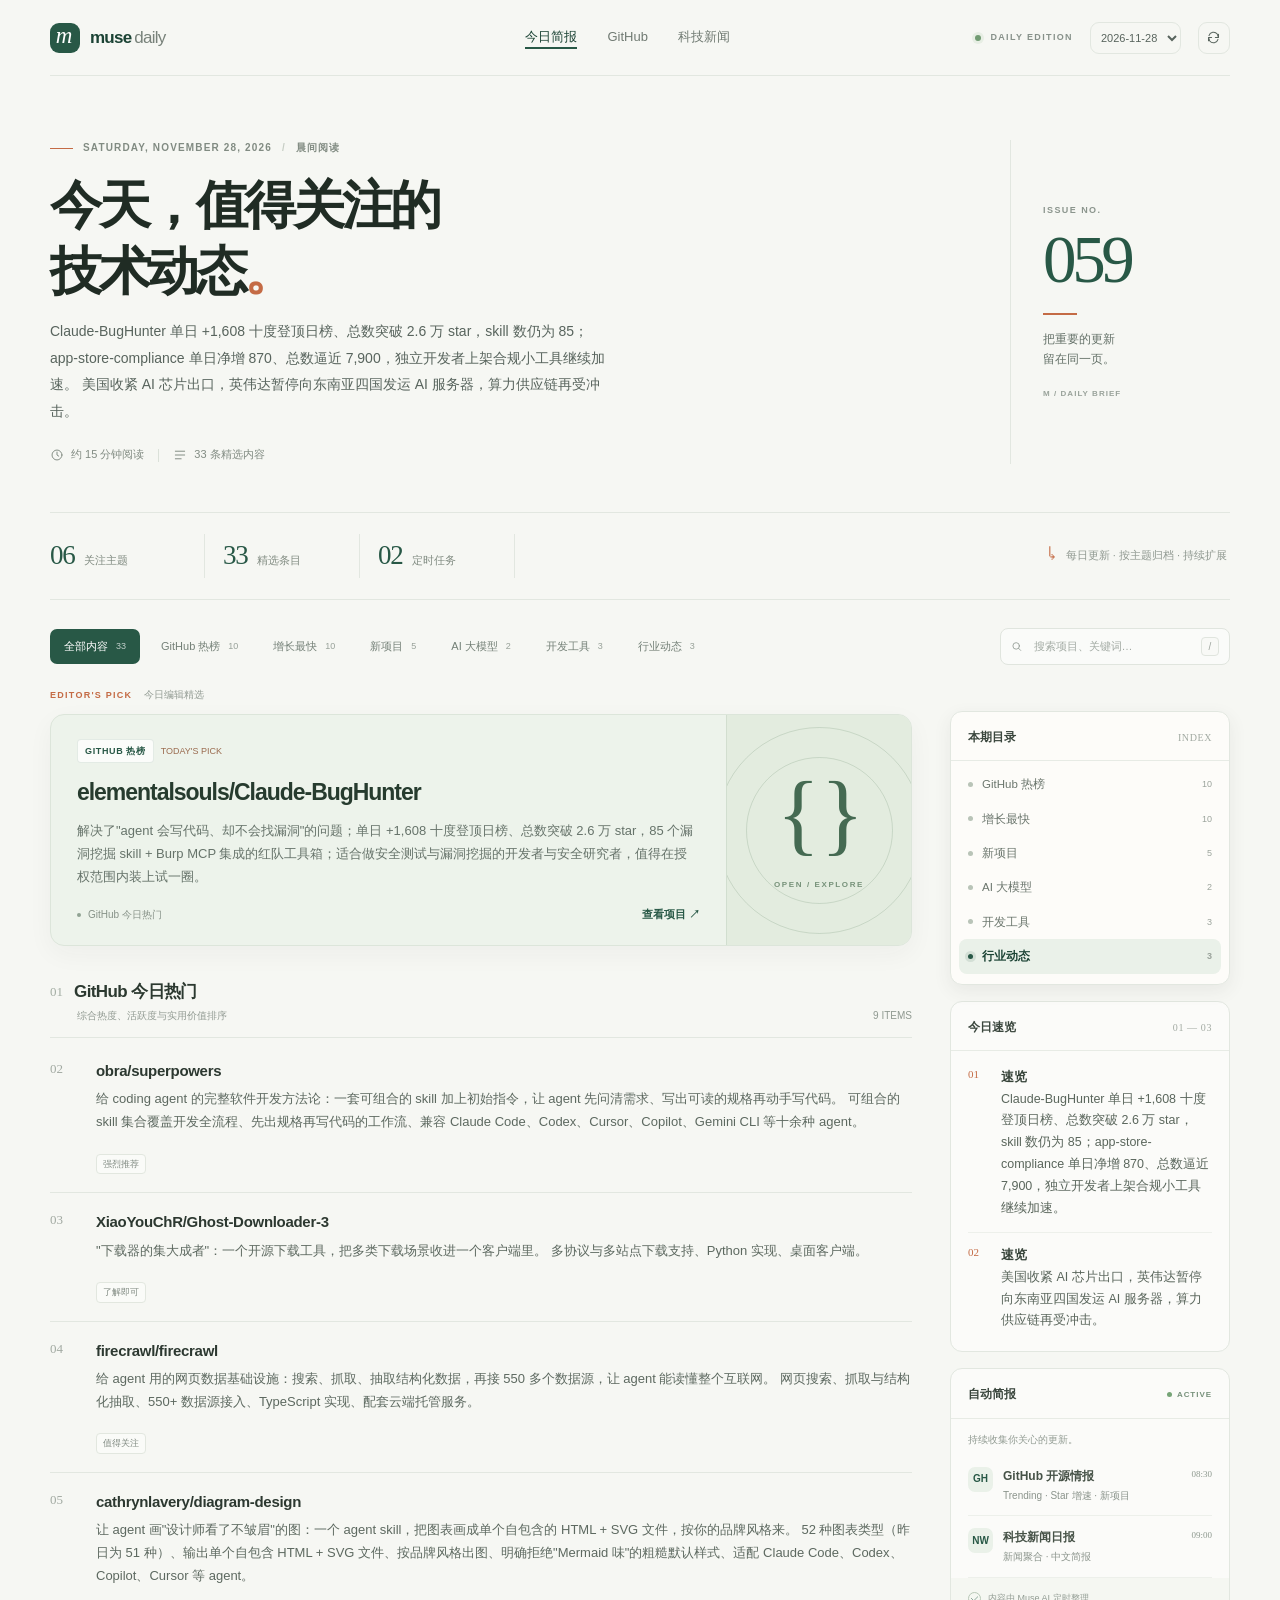
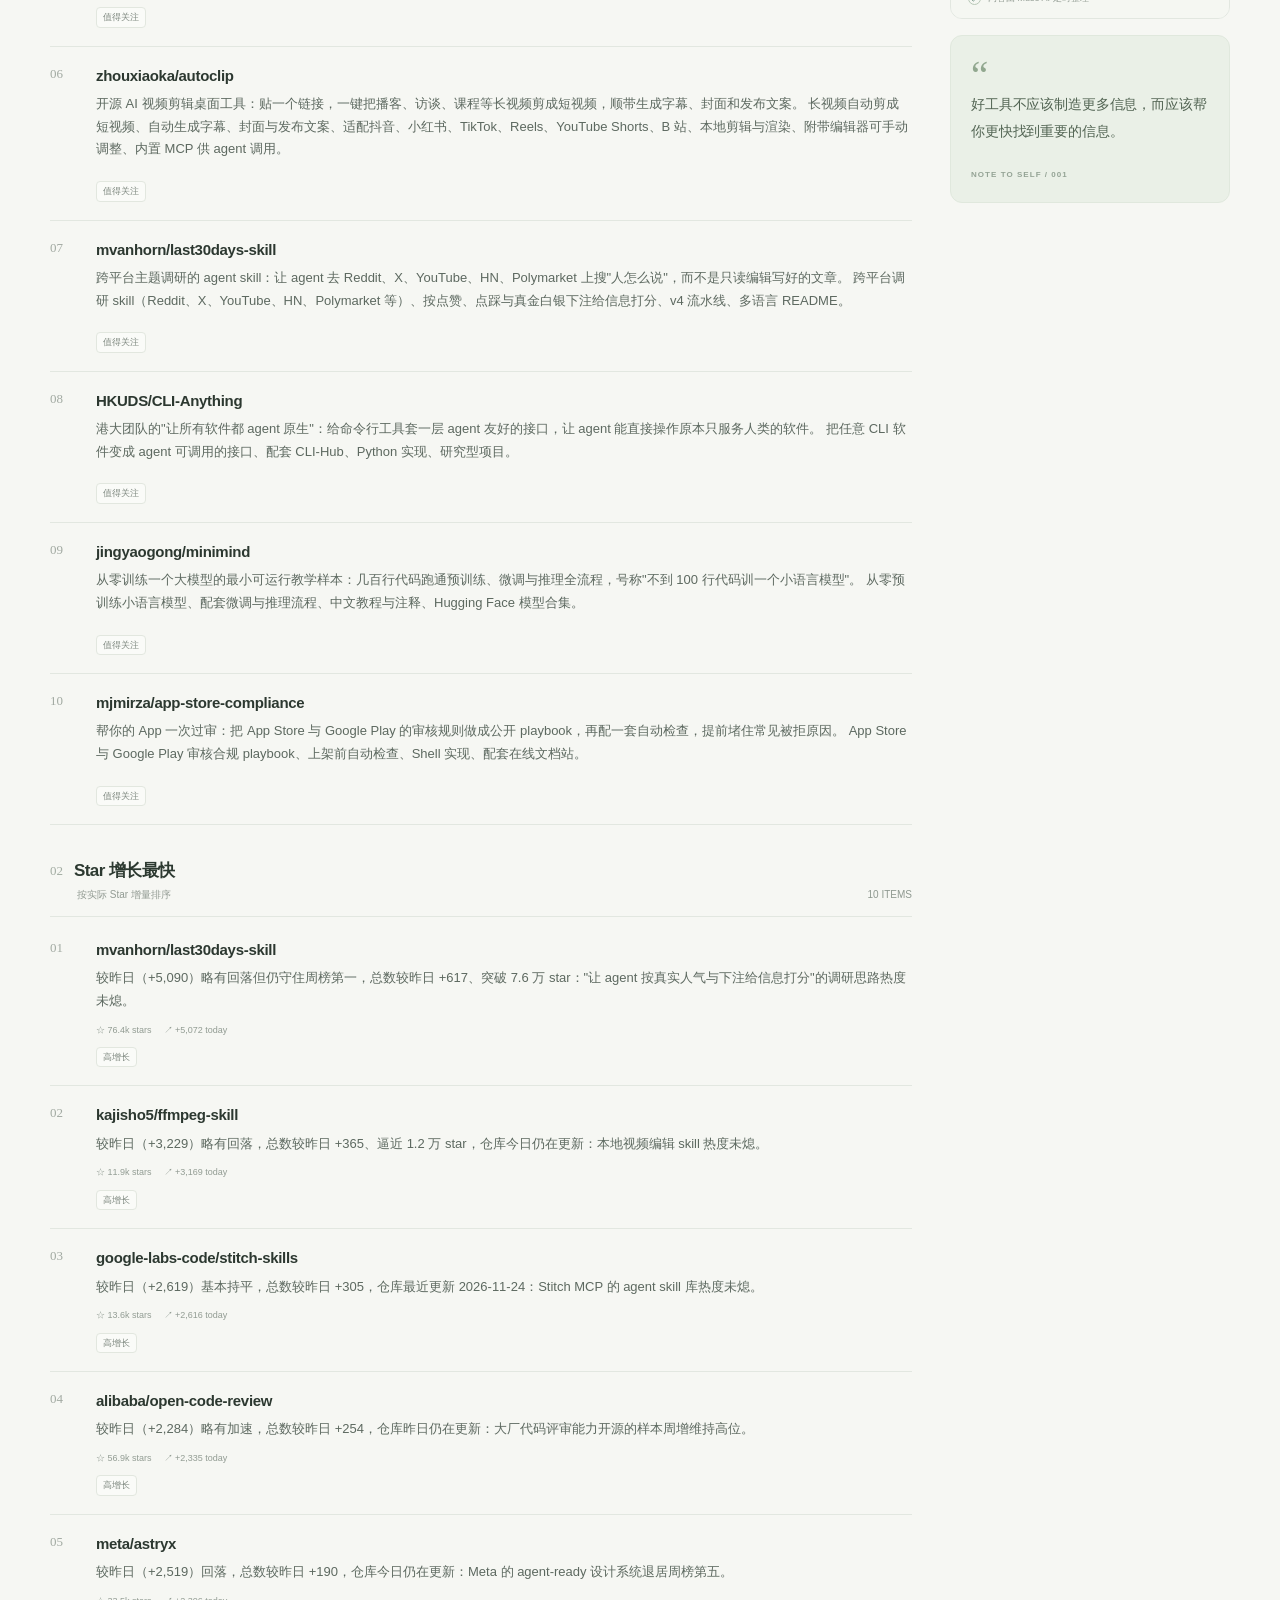
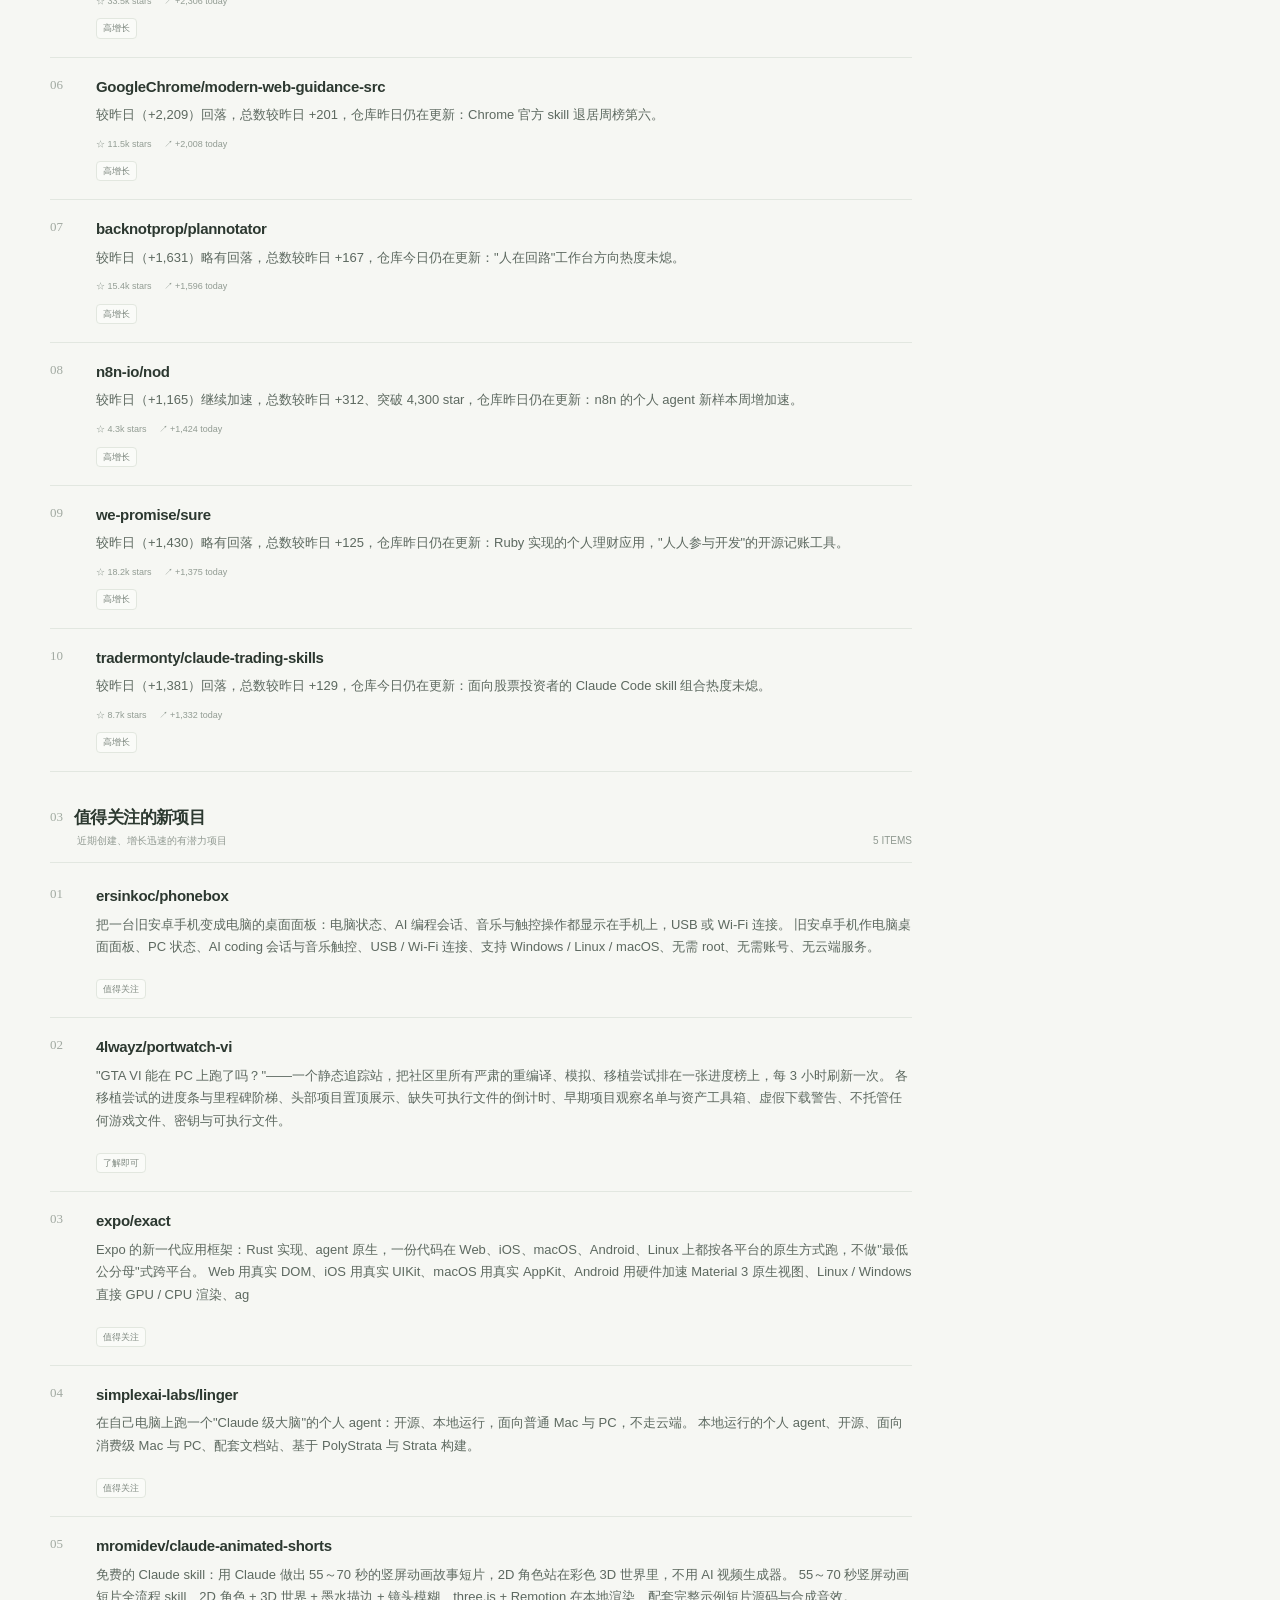
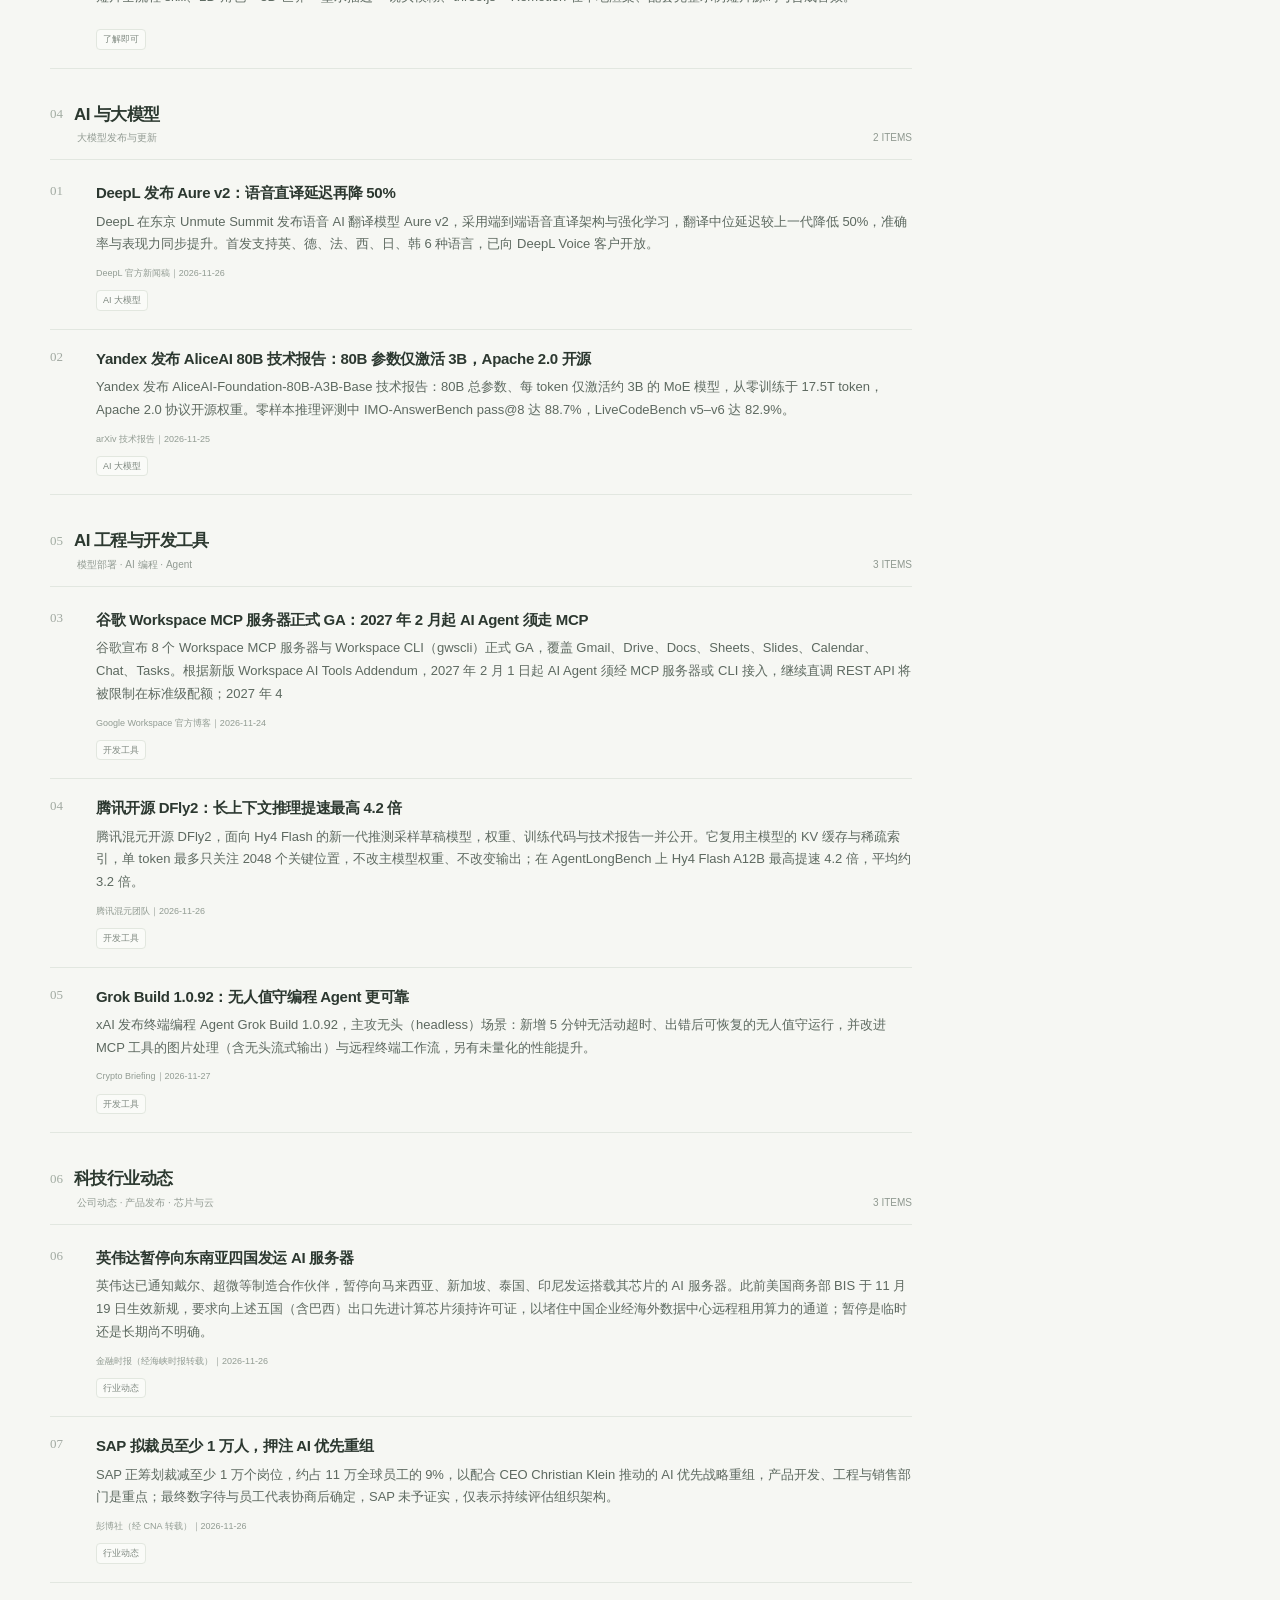
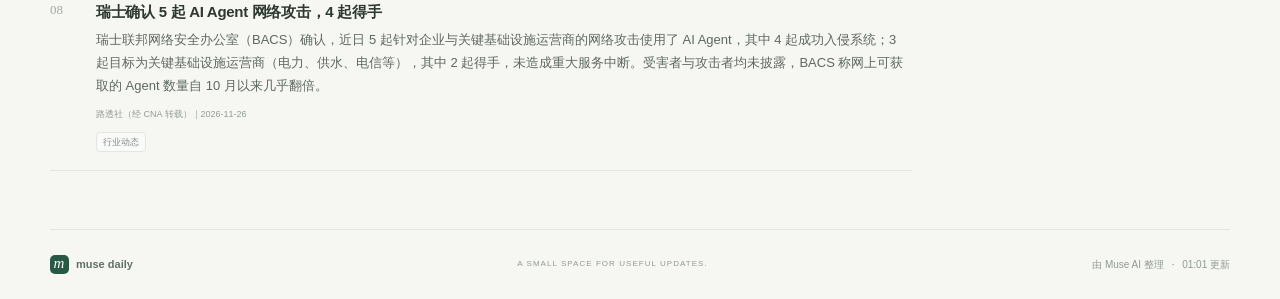
<file: docs/index.html>
<!doctype html>
<html lang="zh-CN">
<head>
  <meta charset="utf-8" />
  <meta name="viewport" content="width=device-width, initial-scale=1" />
  <meta name="theme-color" content="#f6f7f3" />
  <meta name="description" content="Muse Daily — 每天值得读的开源项目、科技新闻与工具动态。" />
  <title>Muse Daily — 每日技术简报</title>
  <link rel="stylesheet" href="./styles.css" />
</head>
<body>
  <div class="site-shell">
    <header class="topbar">
      <a class="brand" href="#top" aria-label="Muse Daily 首页">
        <span class="brand-mark" aria-hidden="true">m</span>
        <span class="brand-name">muse<span>daily</span></span>
      </a>
      <nav class="top-nav" aria-label="主导航">
        <a class="nav-link is-active" href="#today">今日简报</a>
        <a class="nav-link" href="#github-hot">GitHub</a>
        <a class="nav-link" href="#tech-ai">科技新闻</a>
      </nav>
      <div class="topbar-right">
        <span class="edition-dot" aria-hidden="true"></span>
        <span class="edition-label">DAILY EDITION</span>
        <select id="archiveSelect" class="archive-select" aria-label="查看历史日报" title="查看历史日报" hidden></select>
        <button class="icon-button" id="refreshButton" type="button" aria-label="重新载入日报" title="重新载入日报">
          <svg viewBox="0 0 24 24" aria-hidden="true"><path d="M20 7v5h-5M4.8 9A7.5 7.5 0 0 1 18 6.5L20 12M4 17v-5h5M19.2 15A7.5 7.5 0 0 1 6 17.5L4 12"/></svg>
        </button>
      </div>
    </header>

    <main id="top">
      <section class="hero" id="today">
        <div class="hero-copy">
          <div class="eyebrow"><span class="eyebrow-line"></span><span id="editionDate">FRIDAY, OCTOBER 16, 2026</span><span class="eyebrow-separator">/</span><span>晨间阅读</span></div>
          <h1>今天，值得关注的<br class="desktop-break" />技术动态<span class="title-period">。</span></h1>
          <p class="hero-description" id="dailyIntro">从开源项目到行业消息，整理值得花时间了解的更新。少一点噪音，多一点有效信息。</p>
          <div class="hero-meta">
            <span class="meta-item"><svg viewBox="0 0 24 24" aria-hidden="true"><circle cx="12" cy="12" r="8.5"/><path d="M12 7v5l3 2"/></svg><span id="readTime">约 6 分钟阅读</span></span>
            <span class="meta-divider"></span>
            <span class="meta-item"><svg viewBox="0 0 24 24" aria-hidden="true"><path d="M4 5.5h16M4 12h16M4 18.5h10"/></svg><span id="itemCount">12 条精选内容</span></span>
          </div>
        </div>
        <div class="hero-aside" aria-label="本期信息">
          <div class="issue-caption">ISSUE NO.</div>
          <div class="issue-number" id="issueNumber">016</div>
          <div class="issue-rule"></div>
          <p>把重要的更新<br />留在同一页。</p>
          <span class="issue-stamp">M / DAILY BRIEF</span>
        </div>
      </section>

      <section class="metrics" aria-label="今日内容概览">
        <div class="metric-cell"><span class="metric-number" id="metricTopics">04</span><span class="metric-label">关注主题</span></div>
        <div class="metric-cell"><span class="metric-number" id="metricEntries">12</span><span class="metric-label">精选条目</span></div>
        <div class="metric-cell"><span class="metric-number" id="metricTasks">03</span><span class="metric-label">定时任务</span></div>
        <div class="metric-note"><span class="note-mark">↳</span><span id="metricNoteText">每日更新 · 按主题归档 · 持续扩展</span></div>
      </section>

      <section class="toolbar" aria-label="筛选日报">
        <div class="filter-tabs" id="filterTabs" role="group" aria-label="按主题筛选">
          <button class="filter-tab is-selected" data-filter="all" type="button">全部内容 <span class="tab-count" id="allCount">12</span></button>
        </div>
        <label class="search-box">
          <svg viewBox="0 0 24 24" aria-hidden="true"><circle cx="10.8" cy="10.8" r="6.8"/><path d="m16 16 4.2 4.2"/></svg>
          <input id="searchInput" type="search" placeholder="搜索项目、关键词…" autocomplete="off" aria-label="搜索项目和关键词" />
          <kbd>/</kbd>
        </label>
      </section>

      <div class="content-grid">
        <div class="feed-column" id="feedColumn">
          <section class="featured-section" id="featuredSection">
            <div class="section-topline"><span class="section-kicker">EDITOR'S PICK</span><span class="section-side-note">今日编辑精选</span></div>
            <article class="featured-card" id="featuredCard"></article>
          </section>
          <div id="sectionsContainer"></div>
          <div class="empty-state" id="emptyState" hidden>
            <div class="empty-symbol">⌕</div>
            <h3>没有找到匹配内容</h3>
            <p>换个关键词，或切换到其他主题试试。</p>
            <button type="button" class="text-button" id="clearSearch">清除筛选 ↗</button>
          </div>
        </div>

        <aside class="sidebar">
          <section class="side-panel toc-panel">
            <div class="side-heading"><span>本期目录</span><span class="side-heading-mark">INDEX</span></div>
            <nav id="tocList" class="toc-list" aria-label="本期目录"></nav>
          </section>
          <section class="side-panel digest-panel">
            <div class="side-heading"><span>今日速览</span><span class="side-heading-mark">01 — 03</span></div>
            <div class="digest-list" id="digestList"></div>
          </section>
          <section class="side-panel schedule-panel">
            <div class="side-heading"><span>自动简报</span><span class="live-label"><span></span> ACTIVE</span></div>
            <p class="side-description">持续收集你关心的更新。</p>
            <div id="taskList" class="task-list"></div>
            <div class="side-footnote"><span class="tiny-check">✓</span> 内容由 Muse AI 定时整理</div>
          </section>
          <section class="quote-panel">
            <div class="quote-mark">“</div>
            <p>好工具不应该制造更多信息，而应该帮你更快找到重要的信息。</p>
            <span>NOTE TO SELF / 001</span>
          </section>
        </aside>
      </div>
    </main>

    <footer class="footer">
      <a class="footer-brand" href="#top"><span class="footer-brand-mark">m</span> muse daily</a>
      <span class="footer-center">A SMALL SPACE FOR USEFUL UPDATES.</span>
      <span class="footer-right">由 Muse AI 整理 <span class="footer-dot">·</span> <span id="updatedAt">今日更新</span></span>
    </footer>
  </div>
  <script src="./app.js?v=4"></script>
</body>
</html>
</file>
<file: docs/styles.css>
:root {
  --paper: #f6f7f3;
  --surface: #ffffff;
  --surface-soft: #f0f3ee;
  --ink: #202a25;
  --ink-soft: #58645d;
  --muted: #87918a;
  --line: #e2e7e0;
  --green: #285846;
  --green-dark: #1b4334;
  --green-pale: #eaf1e9;
  --orange: #c46b45;
  --shadow: 0 8px 26px rgba(35, 55, 42, .045);
  --radius: 14px;
}
* { box-sizing: border-box; }
html { scroll-behavior: smooth; scroll-padding-top: 24px; }
body { margin: 0; background: var(--paper); color: var(--ink); font-family: Inter, -apple-system, BlinkMacSystemFont, "Segoe UI", "PingFang SC", "Hiragino Sans GB", "Microsoft YaHei", sans-serif; font-size: 14px; line-height: 1.6; -webkit-font-smoothing: antialiased; }
a { color: inherit; text-decoration: none; }
button, input { font: inherit; }
button { cursor: pointer; }
.site-shell { width: min(1180px, calc(100% - 64px)); margin: 0 auto; }
.topbar { height: 76px; display: flex; align-items: center; justify-content: space-between; border-bottom: 1px solid var(--line); }
.brand { display: inline-flex; align-items: center; gap: 10px; min-width: 230px; }
.brand-mark { width: 30px; height: 30px; border-radius: 9px; display: grid; place-items: center; background: var(--green); color: #fff; font-family: Georgia, serif; font-size: 23px; font-style: italic; line-height: 1; padding: 0 2px 4px 0; }
.brand-name { letter-spacing: -.045em; font-size: 17px; font-weight: 700; color: var(--green-dark); }
.brand-name span { font-weight: 400; color: #78827a; margin-left: 3px; }
.top-nav { display: flex; align-items: center; align-self: stretch; gap: 30px; }
.nav-link { display: inline-flex; align-items: center; position: relative; color: #707a72; font-size: 13px; transition: color .18s; }
.nav-link:hover, .nav-link.is-active { color: var(--green-dark); }
.nav-link.is-active::after { content: ""; height: 2px; background: var(--green); position: absolute; bottom: -1px; left: 0; right: 0; }
.topbar-right { min-width: 230px; display: flex; justify-content: flex-end; align-items: center; gap: 9px; color: var(--muted); }
.edition-dot { width: 6px; height: 6px; border-radius: 50%; background: #719b72; box-shadow: 0 0 0 3px #e7eee4; }
.edition-label { font-size: 9px; letter-spacing: .15em; font-weight: 700; }
.icon-button { margin-left: 8px; display: grid; place-items: center; width: 32px; height: 32px; background: transparent; border: 1px solid var(--line); border-radius: 9px; color: var(--ink-soft); transition: background .2s, border .2s; }
.icon-button:hover { background: white; border-color: #cdd7cd; }
.archive-select { height: 32px; border: 1px solid var(--line); border-radius: 9px; background: transparent; color: var(--ink-soft); font-size: 11px; padding: 0 6px; max-width: 118px; margin-left: 8px; }
.archive-select:hover { background: #fff; border-color: #cdd7cd; }
.icon-button svg, .meta-item svg, .search-box svg { width: 15px; height: 15px; stroke: currentColor; fill: none; stroke-width: 1.65; stroke-linecap: round; stroke-linejoin: round; }
.hero { display: grid; grid-template-columns: minmax(0, 1fr) 220px; gap: 50px; padding: 64px 0 48px; align-items: center; }
.eyebrow { display: flex; align-items: center; gap: 10px; color: #818b82; text-transform: uppercase; letter-spacing: .115em; font-size: 10px; font-weight: 650; }
.eyebrow-line { width: 23px; height: 1px; background: var(--orange); }
.eyebrow-separator { color: #c6cdc4; }
h1 { margin: 17px 0 14px; font-size: clamp(36px, 4.1vw, 52px); letter-spacing: -.065em; line-height: 1.26; font-weight: 650; color: #202c24; }
.title-period { color: var(--orange); }
.hero-description { max-width: 560px; margin: 0; font-size: 14px; color: var(--ink-soft); line-height: 1.9; }
.hero-meta { display: flex; align-items: center; gap: 14px; margin-top: 22px; color: #818b82; font-size: 11px; }
.meta-item { display: inline-flex; align-items: center; gap: 7px; }
.meta-item svg { width: 14px; height: 14px; }
.meta-divider { width: 1px; height: 13px; background: #dbe1d9; }
.hero-aside { min-height: 190px; align-self: stretch; display: flex; flex-direction: column; justify-content: center; border-left: 1px solid var(--line); padding-left: 32px; }
.issue-caption { font-size: 9px; color: #8b958d; font-weight: 700; letter-spacing: .16em; }
.issue-number { font-family: Georgia, "Times New Roman", serif; font-size: 67px; color: var(--green); letter-spacing: -.065em; line-height: 1.2; margin-top: 2px; }
.issue-rule { width: 34px; height: 2px; background: var(--orange); margin: 13px 0 14px; }
.hero-aside p { color: #647168; font-size: 12px; line-height: 1.7; margin: 0; }
.issue-stamp { margin-top: 19px; font-size: 8px; font-weight: 700; color: #9aa39b; letter-spacing: .13em; }
.metrics { border-top: 1px solid var(--line); border-bottom: 1px solid var(--line); display: grid; grid-template-columns: 155px 155px 155px minmax(0, 1fr); min-height: 88px; align-items: center; }
.metric-cell { display: flex; align-items: baseline; gap: 10px; padding-left: 18px; border-right: 1px solid var(--line); }
.metric-cell:first-child { padding-left: 0; }
.metric-number { font-family: Georgia, "Times New Roman", serif; font-size: 27px; letter-spacing: -.05em; color: var(--green); }
.metric-label { font-size: 11px; color: #808b81; }
.metric-note { justify-self: end; display: flex; align-items: center; gap: 10px; font-size: 11px; color: #909991; padding-right: 3px; }
.note-mark { color: var(--orange); font-size: 18px; }
.toolbar { display: flex; justify-content: space-between; align-items: center; gap: 24px; padding: 28px 0 22px; }
.filter-tabs { display: flex; align-items: center; flex-wrap: wrap; gap: 7px; }
.filter-tab { display: inline-flex; align-items: center; gap: 8px; border: 1px solid transparent; padding: 8px 13px; border-radius: 7px; color: #748077; font-size: 11px; background: transparent; transition: all .16s; }
.filter-tab:hover { color: var(--green-dark); background: #edf1eb; }
.filter-tab.is-selected { background: var(--green); color: #fff; }
.tab-count { font-size: 9px; opacity: .72; }
.search-box { width: 230px; height: 37px; display: flex; gap: 9px; align-items: center; padding: 0 10px; border: 1px solid #e0e5de; background: rgba(255,255,255,.54); border-radius: 8px; color: #8b958d; }
.search-box:focus-within { border-color: #a8bca9; background: #fff; box-shadow: 0 0 0 3px rgba(40,88,70,.06); }
.search-box input { width: 100%; min-width: 0; border: 0; outline: 0; background: transparent; color: var(--ink); font-size: 11px; }
.search-box input::placeholder { color: #a2aaa3; }
.search-box kbd { display: grid; place-items: center; min-width: 18px; height: 19px; border: 1px solid #e0e5de; border-radius: 4px; color: #9ca49d; font-size: 10px; font-family: inherit; background: #f8f9f6; }
.content-grid { display: grid; grid-template-columns: minmax(0, 1fr) 280px; gap: 38px; padding-bottom: 58px; }
.feed-column { min-width: 0; }
.section-topline { display: flex; align-items: center; gap: 12px; margin-bottom: 11px; }
.section-kicker { color: var(--orange); letter-spacing: .14em; font-size: 9px; font-weight: 750; }
.section-side-note { font-size: 10px; color: #929b93; }
.featured-card { overflow: hidden; display: grid; grid-template-columns: minmax(0, 1fr) 185px; min-height: 230px; border: 1px solid #dce5da; border-radius: var(--radius); background: #edf3eb; box-shadow: var(--shadow); }
.featured-content { padding: 24px 26px 22px; display: flex; flex-direction: column; align-items: flex-start; }
.content-labels { display: flex; flex-wrap: wrap; align-items: center; gap: 7px; margin-bottom: 13px; }
.type-label { font-size: 9px; letter-spacing: .07em; font-weight: 750; text-transform: uppercase; color: var(--green); background: rgba(255,255,255,.74); border: 1px solid rgba(59,104,76,.12); padding: 4px 7px; border-radius: 4px; }
.rank-label { font-size: 9px; color: #9a6b4f; }
.featured-title { font-size: 23px; letter-spacing: -.045em; line-height: 1.4; font-weight: 650; margin: 0 0 10px; color: #263b2e; }
.featured-summary { font-size: 13px; line-height: 1.8; color: #66736a; margin: 0 0 17px; }
.story-footer { display: flex; align-items: center; justify-content: space-between; gap: 12px; width: 100%; margin-top: auto; }
.source-line { color: #879288; font-size: 10px; display: inline-flex; align-items: center; gap: 7px; }
.source-dot { display: inline-block; width: 4px; height: 4px; border-radius: 50%; background: #90a293; }
.story-link { font-size: 11px; color: var(--green); font-weight: 650; white-space: nowrap; }
.story-link span { display: inline-block; transition: transform .15s; }
.story-link:hover span { transform: translate(2px,-2px); }
.featured-art { display: flex; flex-direction: column; align-items: center; justify-content: center; position: relative; border-left: 1px solid rgba(62,97,70,.1); overflow: hidden; background: #e3ecdf; color: #456a52; }
.featured-art::before, .featured-art::after { content: ""; position: absolute; border: 1px solid rgba(58,99,66,.16); border-radius: 50%; width: 205px; height: 205px; }
.featured-art::after { width: 145px; height: 145px; }
.art-glyph { z-index: 1; font: 90px/1 Georgia, serif; letter-spacing: -.12em; margin-left: -8px; }
.art-caption { z-index: 1; margin-top: 20px; font-size: 8px; font-weight: 750; letter-spacing: .2em; color: #77927a; }
.content-section { margin-top: 34px; scroll-margin-top: 20px; }
.content-section-heading { display: flex; align-items: end; justify-content: space-between; padding-bottom: 13px; border-bottom: 1px solid var(--line); margin-bottom: 4px; }
.section-title-wrap { display: flex; align-items: center; gap: 11px; }
.section-index { font-family: Georgia, serif; color: #a3ada3; font-size: 13px; }
.content-section h2 { margin: 0; color: #2c3930; font-size: 17px; line-height: 1.4; letter-spacing: -.035em; font-weight: 650; }
.section-description { margin: 4px 0 0 27px; color: #929b93; font-size: 10px; }
.section-count { font-size: 10px; color: #8f9990; }
.story-list { display: flex; flex-direction: column; }
.story-card { display: grid; grid-template-columns: 37px minmax(0,1fr); gap: 9px; padding: 17px 0 18px; border-bottom: 1px solid var(--line); }
.story-rank { padding-top: 2px; font: 13px Georgia, serif; color: #a2aaa2; }
.story-main { min-width: 0; }
.story-title { margin: 0 0 6px; font-size: 15px; line-height: 1.55; font-weight: 650; letter-spacing: -.02em; color: #2c3830; }
.story-title a { text-decoration: underline; text-decoration-color: transparent; text-underline-offset: 3px; transition: text-decoration-color .15s; }
.story-title a:hover { text-decoration-color: #8ca68e; }
.story-summary { font-size: 13px; line-height: 1.75; color: #5d6960; margin: 0 0 10px; }
.story-meta { display: flex; align-items: center; flex-wrap: wrap; gap: 7px 12px; font-size: 9px; color: #929c93; }
.meta-chip { display: inline-flex; align-items: center; gap: 5px; }
.meta-chip.lang { color: #527a5a; }
.meta-chip .mini-dot { height: 5px; width: 5px; border-radius: 50%; background: #90ad8f; }
.topic-tags { display: flex; flex-wrap: wrap; gap: 5px; margin-top: 10px; }
.topic-tag { border: 1px solid #e2e7df; background: rgba(255,255,255,.42); border-radius: 4px; padding: 2px 6px; color: #7f8980; font-size: 9px; }
.sidebar { padding-top: 24px; min-width: 0; }
.side-panel { border: 1px solid var(--line); border-radius: 12px; background: rgba(255,255,255,.48); margin-bottom: 16px; overflow: hidden; }
.toc-panel { position: sticky; top: 18px; z-index: 5; background: #fdfcf9; box-shadow: 0 6px 18px rgba(60,70,60,.08); }
.toc-list { display: flex; flex-direction: column; padding: 6px 8px 10px; }
.toc-link { display: flex; align-items: center; gap: 9px; padding: 8px 9px; border-radius: 8px; font-size: 11.5px; color: #6b766d; transition: background .15s, color .15s; }
.toc-link:hover { background: #edf1eb; color: var(--green-dark); }
.toc-link.is-active { background: var(--green-pale); color: var(--green-dark); font-weight: 700; }
.toc-link.is-active .toc-dot { background: var(--green); box-shadow: 0 0 0 3px rgba(40,88,70,.12); }
.toc-dot { width: 5px; height: 5px; border-radius: 50%; background: #b9c4b8; flex: none; transition: all .15s; }
.toc-name { flex: 1; white-space: nowrap; overflow: hidden; text-overflow: ellipsis; }
.toc-count { font-size: 9px; color: #9aa39b; }
.side-heading { display: flex; justify-content: space-between; align-items: center; padding: 16px 17px 13px; border-bottom: 1px solid #e7ebe5; font-size: 12px; font-weight: 700; color: #3a463d; }
.side-heading-mark { font: 10px Georgia, serif; color: #a2aaa2; letter-spacing: .06em; }
.digest-list { padding: 4px 17px 7px; }
.digest-item { display: grid; grid-template-columns: 24px minmax(0,1fr); gap: 9px; padding: 12px 0; border-bottom: 1px solid #edf0eb; }
.digest-item:last-child { border-bottom: 0; }
.digest-num { padding-top: 1px; color: var(--orange); font: 11px Georgia, serif; }
.digest-copy { margin: 0; font-size: 12.5px; line-height: 1.75; color: #5a665c; }
.digest-copy strong { color: #354238; font-weight: 650; }
.schedule-panel { padding-bottom: 0; }
.live-label { display: inline-flex; align-items: center; gap: 5px; font-size: 8px; letter-spacing: .12em; color: #77917b; font-weight: 750; }
.live-label span { width: 5px; height: 5px; background: #76a477; border-radius: 50%; }
.side-description { margin: 0; padding: 13px 17px 7px; font-size: 10px; color: #929c93; }
.task-list { padding: 0 17px; }
.task-item { padding: 12px 0; display: grid; grid-template-columns: 27px minmax(0,1fr) auto; gap: 8px; align-items: start; border-bottom: 1px solid #edf0eb; }
.task-icon { display: grid; place-items: center; width: 25px; height: 25px; border-radius: 7px; background: var(--green-pale); color: var(--green); font-size: 10px; font-weight: 750; }
.task-name { margin: 0 0 2px; font-size: 12px; color: #465247; font-weight: 650; }
.task-detail { font-size: 10px; color: #8b948c; line-height: 1.55; }
.task-time { padding-top: 2px; font: 9px Georgia, serif; color: #8d988e; white-space: nowrap; }
.side-footnote { display: flex; align-items: center; gap: 7px; padding: 13px 17px; color: #929c93; font-size: 9px; background: rgba(242,246,240,.7); }
.tiny-check { display: grid; place-items: center; width: 13px; height: 13px; border: 1px solid #b8c8b7; border-radius: 50%; color: var(--green); font-size: 8px; }
.quote-panel { position: relative; padding: 20px 20px 18px; border-radius: 12px; background: #eaf0e7; border: 1px solid #e0e8dd; }
.quote-mark { font: 39px/1 Georgia, serif; color: #91a78f; height: 32px; }
.quote-panel p { margin: 4px 0 16px; color: #526453; font: 14px/1.9 Georgia, "Songti SC", serif; letter-spacing: -.01em; }
.quote-panel > span { color: #94a395; letter-spacing: .13em; font-size: 8px; font-weight: 750; }
.empty-state { text-align: center; padding: 70px 24px; color: #7c887e; }
.empty-symbol { font: 43px Georgia, serif; color: #9aac9a; }
.empty-state h3 { margin: 8px 0; color: #354239; font-size: 15px; }
.empty-state p { font-size: 11px; }
.text-button { border: 0; background: transparent; color: var(--green); font-weight: 650; font-size: 11px; padding: 6px; }
.footer { min-height: 70px; display: flex; align-items: center; justify-content: space-between; gap: 18px; border-top: 1px solid var(--line); color: #929b93; }
.footer-brand { display: flex; align-items: center; gap: 7px; color: #607064; font-size: 11px; font-weight: 650; }
.footer-brand-mark { display: grid; place-items: center; border-radius: 5px; background: var(--green); color: #fff; height: 19px; width: 19px; font: italic 15px Georgia, serif; padding: 0 1px 2px 0; }
.footer-center { font-size: 8px; letter-spacing: .13em; }
.footer-right { font-size: 10px; }
.footer-dot { padding: 0 5px; color: var(--orange); }
.toast { position: fixed; bottom: 22px; left: 50%; transform: translate(-50%, 12px); opacity: 0; pointer-events: none; padding: 10px 14px; background: #263d30; color: white; border-radius: 8px; box-shadow: var(--shadow); font-size: 11px; transition: .2s ease; z-index: 10; }
.toast.show { opacity: 1; transform: translate(-50%, 0); }

@media (max-width: 900px) {
  .site-shell { width: min(100% - 40px, 760px); }
  .brand, .topbar-right { min-width: 0; }
  .top-nav { gap: 18px; }
  .hero { gap: 24px; grid-template-columns: minmax(0,1fr) 155px; }
  .hero-aside { padding-left: 22px; }
  .issue-number { font-size: 57px; }
  .metrics { grid-template-columns: repeat(3, 1fr); }
  .metric-cell { padding-left: 12px; }
  .metric-note { display: none; }
  .content-grid { grid-template-columns: minmax(0,1fr) 250px; gap: 22px; }
  .featured-card { grid-template-columns: minmax(0,1fr) 130px; }
  .featured-title { font-size: 19px; }
  .art-glyph { font-size: 70px; }
}
@media (max-width: 680px) {
  .site-shell { width: calc(100% - 32px); }
  .topbar { height: 64px; }
  .brand-mark { width: 27px; height: 27px; }
  .brand-name { font-size: 16px; }
  .top-nav { display: none; }
  .edition-label { display: none; }
  .topbar-right { margin-left: auto; }
  .hero { display: block; padding: 42px 0 32px; }
  .eyebrow { font-size: 9px; letter-spacing: .08em; }
  h1 { font-size: clamp(34px, 9vw, 45px); margin-top: 16px; }
  .desktop-break { display: none; }
  .hero-description { font-size: 13px; }
  .hero-aside { display: none; }
  .hero-meta { margin-top: 18px; }
  .metrics { min-height: 76px; }
  .metric-cell { display: flex; flex-direction: column; gap: 0; align-items: flex-start; padding-left: 11px; }
  .metric-cell:first-child { padding-left: 0; }
  .metric-number { font-size: 25px; line-height: 1.2; }
  .metric-label { font-size: 10px; }
  .toolbar { display: flex; flex-direction: column-reverse; align-items: stretch; gap: 14px; padding: 22px 0 18px; }
  .search-box { width: 100%; }
  .filter-tabs { gap: 5px; }
  .filter-tab { padding: 7px 10px; }
  .content-grid { display: flex; flex-direction: column; gap: 22px; padding-bottom: 38px; }
  .sidebar { display: grid; grid-template-columns: 1fr; gap: 14px; padding-top: 0; }
  .side-panel { margin-bottom: 0; }
  .featured-card { grid-template-columns: minmax(0,1fr); }
  .featured-content { padding: 22px 20px 19px; min-height: 225px; }
  .featured-art { display: none; }
  .featured-title { font-size: 21px; }
  .featured-summary { font-size: 12.5px; }
  .content-section { margin-top: 29px; }
  .story-card { grid-template-columns: 25px minmax(0,1fr); gap: 7px; padding: 15px 0; }
  .story-title { font-size: 14px; }
  .story-summary { font-size: 12px; }
  .footer { min-height: 76px; flex-wrap: wrap; padding: 15px 0; gap: 6px 14px; }
  .footer-center { display: none; }
  .footer-right { margin-left: auto; font-size: 9px; }
}
@media (prefers-reduced-motion: reduce) { html { scroll-behavior: auto; } *, *::before, *::after { transition-duration: .01ms !important; } }
</file>
